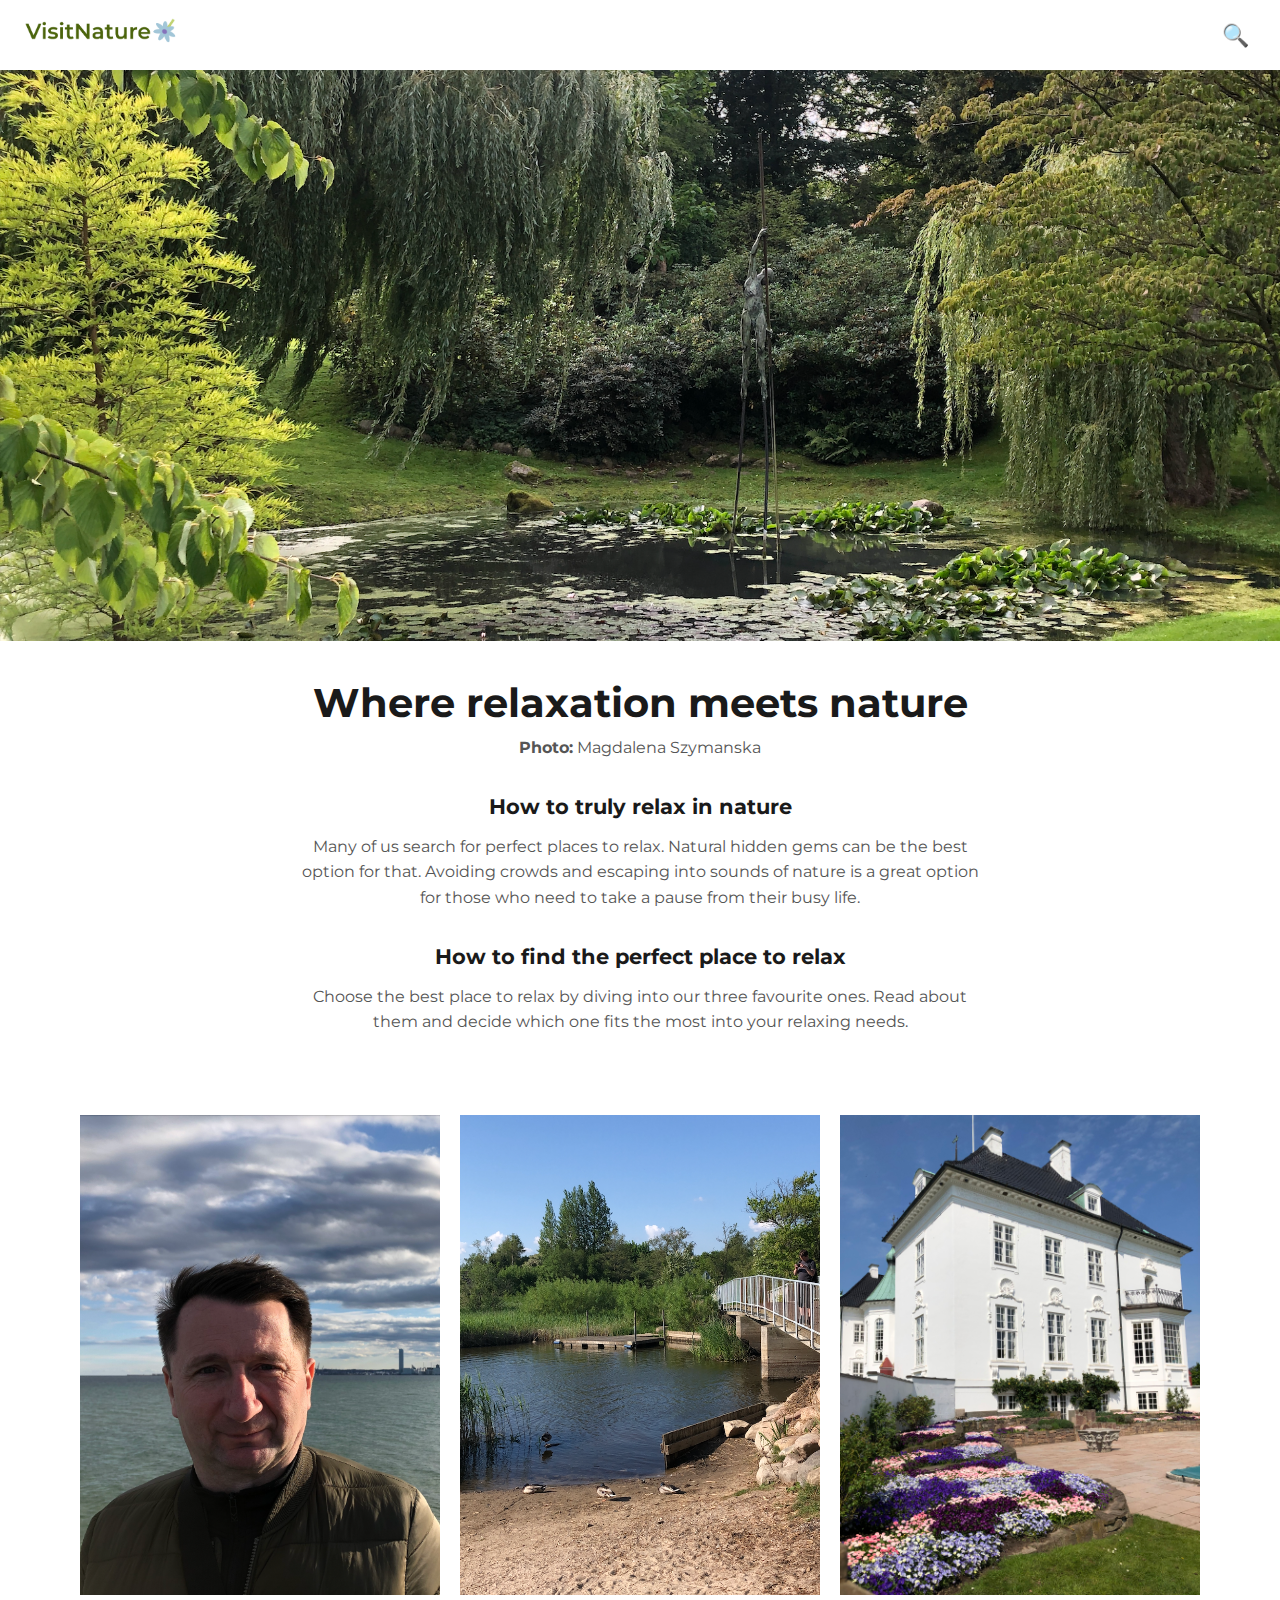
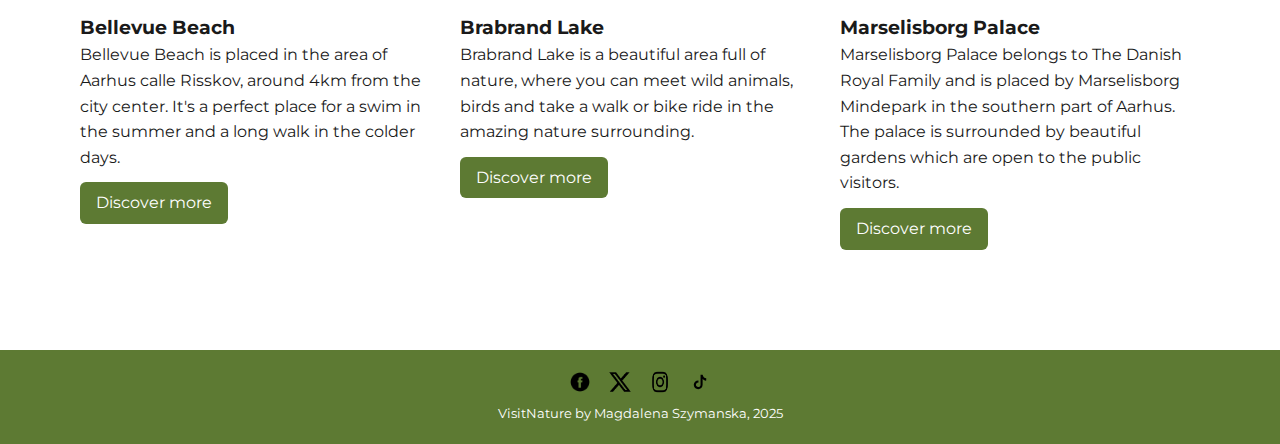
<file: index.html>
<!DOCTYPE html>
<html lang="en">
<head>
    <meta charset="UTF-8">
    <meta name="viewport" content="width=device-width, initial-scale=1.0">
    <title>VisitNature</title>
    <link rel="preconnect" href="https://fonts.googleapis.com">
<link rel="preconnect" href="https://fonts.gstatic.com" crossorigin>
<link href="https://fonts.googleapis.com/css2?family=Montserrat:wght@400;600;700&display=swap" rel="stylesheet">

    <link rel="stylesheet" href="style.css">
</head>
<body>

<!-- HEADER -->
<header class="header">
    <div class="logo">
        <img src="images/logo.png" alt="VisitNature logo">
    </div>

    <div class="search">
        <input type="text" class="input" placeholder="Search...">
        <button class="btn" aria-label="Search">🔍</button>
    </div>
</header>

<!-- HERO SECTION -->
<section class="hero">
    <img src="images/hero image.png" alt="Nature view">

    <div class="hero-text">
        <div class="hero-inner">
            <h1>Where relaxation meets nature</h1>
            <p class="photo-credit"><b>Photo:</b> Magdalena Szymanska</p>

            <h2>How to truly relax in nature</h2>
            <p>
                Many of us search for perfect places to relax. Natural hidden gems can be the best option for that.
                Avoiding crowds and escaping into sounds of nature is a great option for those who need to take 
                a pause from their busy life.
            </p>

            <h2>How to find the perfect place to relax</h2>
            <p>
                Choose the best place to relax by diving into our three favourite ones. Read about them and decide 
                which one fits the most into your relaxing needs.
            </p>
        </div>
    </div>
</section>

<!-- MAIN CONTENT -->
<main>

    <!-- CARDS -->
    <section class="cards">

        <div class="card">
            <img src="images/tatabellevue.png" alt="Bellevue Beach">
            <h3>Bellevue Beach</h3>
            <p>Bellevue Beach is placed in the area of Aarhus calle Risskov, around 4km from the city center. It's a perfect place for a swim in the summer and a long walk in the colder days.</p>
            <a href="bellevue.html" class="card-btn">Discover more</a>
        </div>

        <div class="card">
            <img src="images/ducksbylake.png" alt="Brabrand Lake">
            <h3>Brabrand Lake</h3>
            <p>Brabrand Lake is a beautiful area full of nature, where you can meet wild animals, birds and take a walk or bike ride in the amazing nature surrounding.</p>
            <a href="brabrandlake.html" class="card-btn">Discover more</a>
        </div>

        <div class="card">
            <img src="images/marselisborgflowers.jpg" alt="Marselisborg Palace">
            <h3>Marselisborg Palace</h3>
            <p>Marselisborg Palace belongs to The Danish Royal Family and is placed by Marselisborg Mindepark in the southern part of Aarhus. The palace is surrounded by beautiful gardens which are open to the public visitors.</p>
            <a href="marselisborg.html" class="card-btn">Discover more</a>
        </div>

    </section>
</main>

<!-- FOOTER -->
<footer class="footer">
    <div class="icons">
        <img src="images/fb.png" alt="fblogo">
        <img src="images/x.png" alt="xlogo">
        <img src="images/instagram.png" alt="instagramlogo">
        <img src="images/tiktok.svg" alt="tiktoklogo">
    </div>
    <p class="credits">VisitNature by Magdalena Szymanska, 2025</p>
</footer>

<script src="script.js"></script>
</body>
</html>
</file>
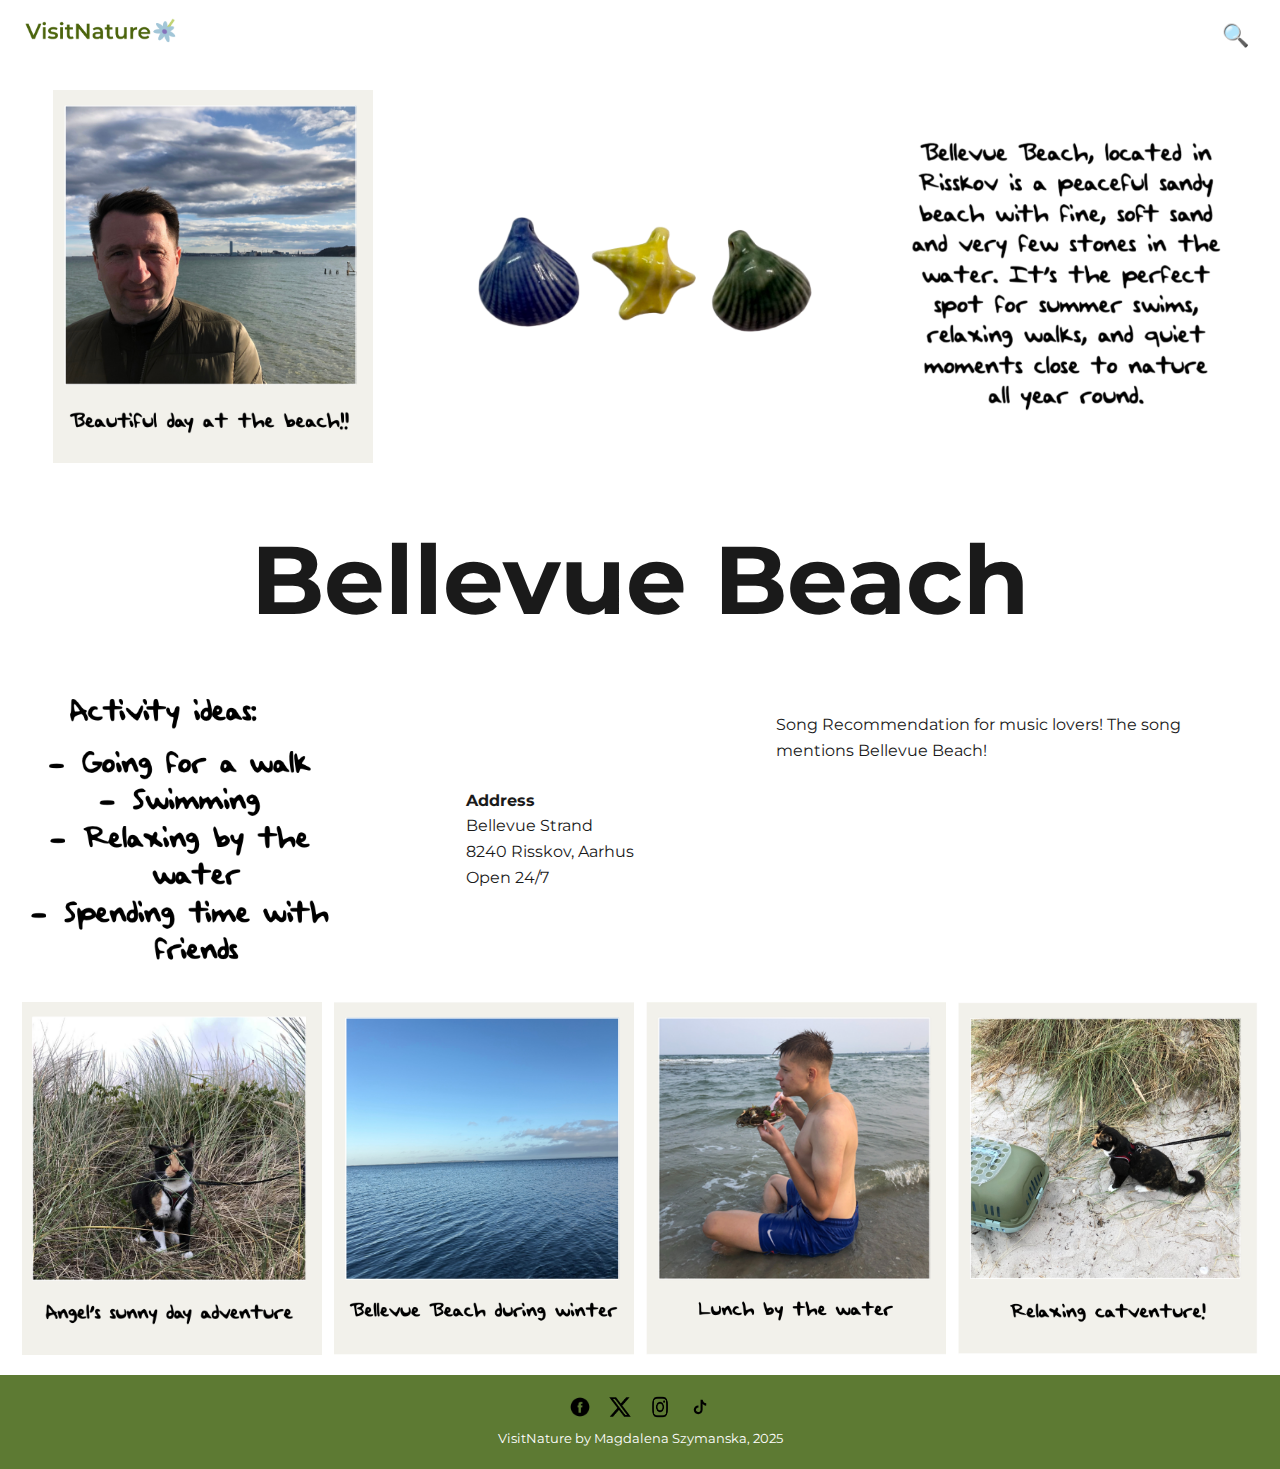
<file: bellevue.html>
<!DOCTYPE html>
<html lang="en">
<head>
  <meta charset="UTF-8">
  <meta name="viewport" content="width=device-width, initial-scale=1.0">
  <title>Bellevue Beach – VisitNature</title>

  <link rel="preconnect" href="https://fonts.googleapis.com">
  <link rel="preconnect" href="https://fonts.gstatic.com" crossorigin>
  <link href="https://fonts.googleapis.com/css2?family=Montserrat:wght@400;600;700&display=swap" rel="stylesheet">

  <link rel="stylesheet" href="style.css">
</head>

<body>

<header class="header">
  <div class="logo">
  <a href="index.html">
    <img src="images/logo.png" alt="VisitNature logo">
  </a>
</div>


  <div class="search" id="search">
    <input type="text" class="input" placeholder="Search...">
    <button class="btn" aria-label="Search">🔍</button>
  </div>
</header>

<main class="subpage">

  <!-- TOP ROW -->
<section class="sub-top">

  <div class="sub-box sub-image">
    <img src="images/tatasub.png" alt="Bellevue Beach">
  </div>

  <div class="sub-box sub-icons">
    <img src="images/seashells.png" alt="Seashells icon">
  </div>

  <div class="sub-box sub-image">
    <img src="images/bellevuetext.png" alt="Bellevue description">
  </div>

</section>


  <!-- TITLE -->
  <h1 class="sub-title">Bellevue Beach</h1>

  <!-- BOTTOM ROW -->
  <section class="sub-bottom">

    <div class="sub-image">
     <img src="images/bellevueideas.png" alt="What to do at Bellevue">
    </div>

    <div class="sub-box">
      <p> <strong>Address</strong> <br>
        Bellevue Strand<br>
        8240 Risskov, Aarhus
        <br>
        Open 24/7
      </p>
    </div>
<div class="song-card">
        <p class="song-text">
            Song Recommendation for music lovers! The song mentions Bellevue Beach!
        </p>

        <iframe
            src="https://open.spotify.com/embed/track/0BGEImCBesJKIm5kZ0fOkH?utm_source=generator"
            width="100%"
            height="160"
            frameborder="0"
            allow="autoplay; clipboard-write; encrypted-media; fullscreen; picture-in-picture"
            loading="lazy">
        </iframe>
    </div>
  </section>
<section class="gallery">
    <img src="images/pipeksub.png" alt="Cat at the beach">
    <img src="images/sea.png" alt="Sea picture">
    <img src="images/kubabellevue.png" alt="Bellevue visitor">
    <img src="images/angelbellevue.png" alt="Cat enjoying the beach">
</section>

</main>

<footer class="footer">
  <div class="icons">
    <img src="images/fb.png" alt="fblogo">
    <img src="images/x.png" alt="xlogo">
    <img src="images/instagram.png" alt="instagramlogo">
    <img src="images/tiktok.svg" alt="tiktoklogo">
  </div>
  <p class="credits">VisitNature by Magdalena Szymanska, 2025</p>
</footer>



<script src="script.js"></script>
</body>
</html>
</file>
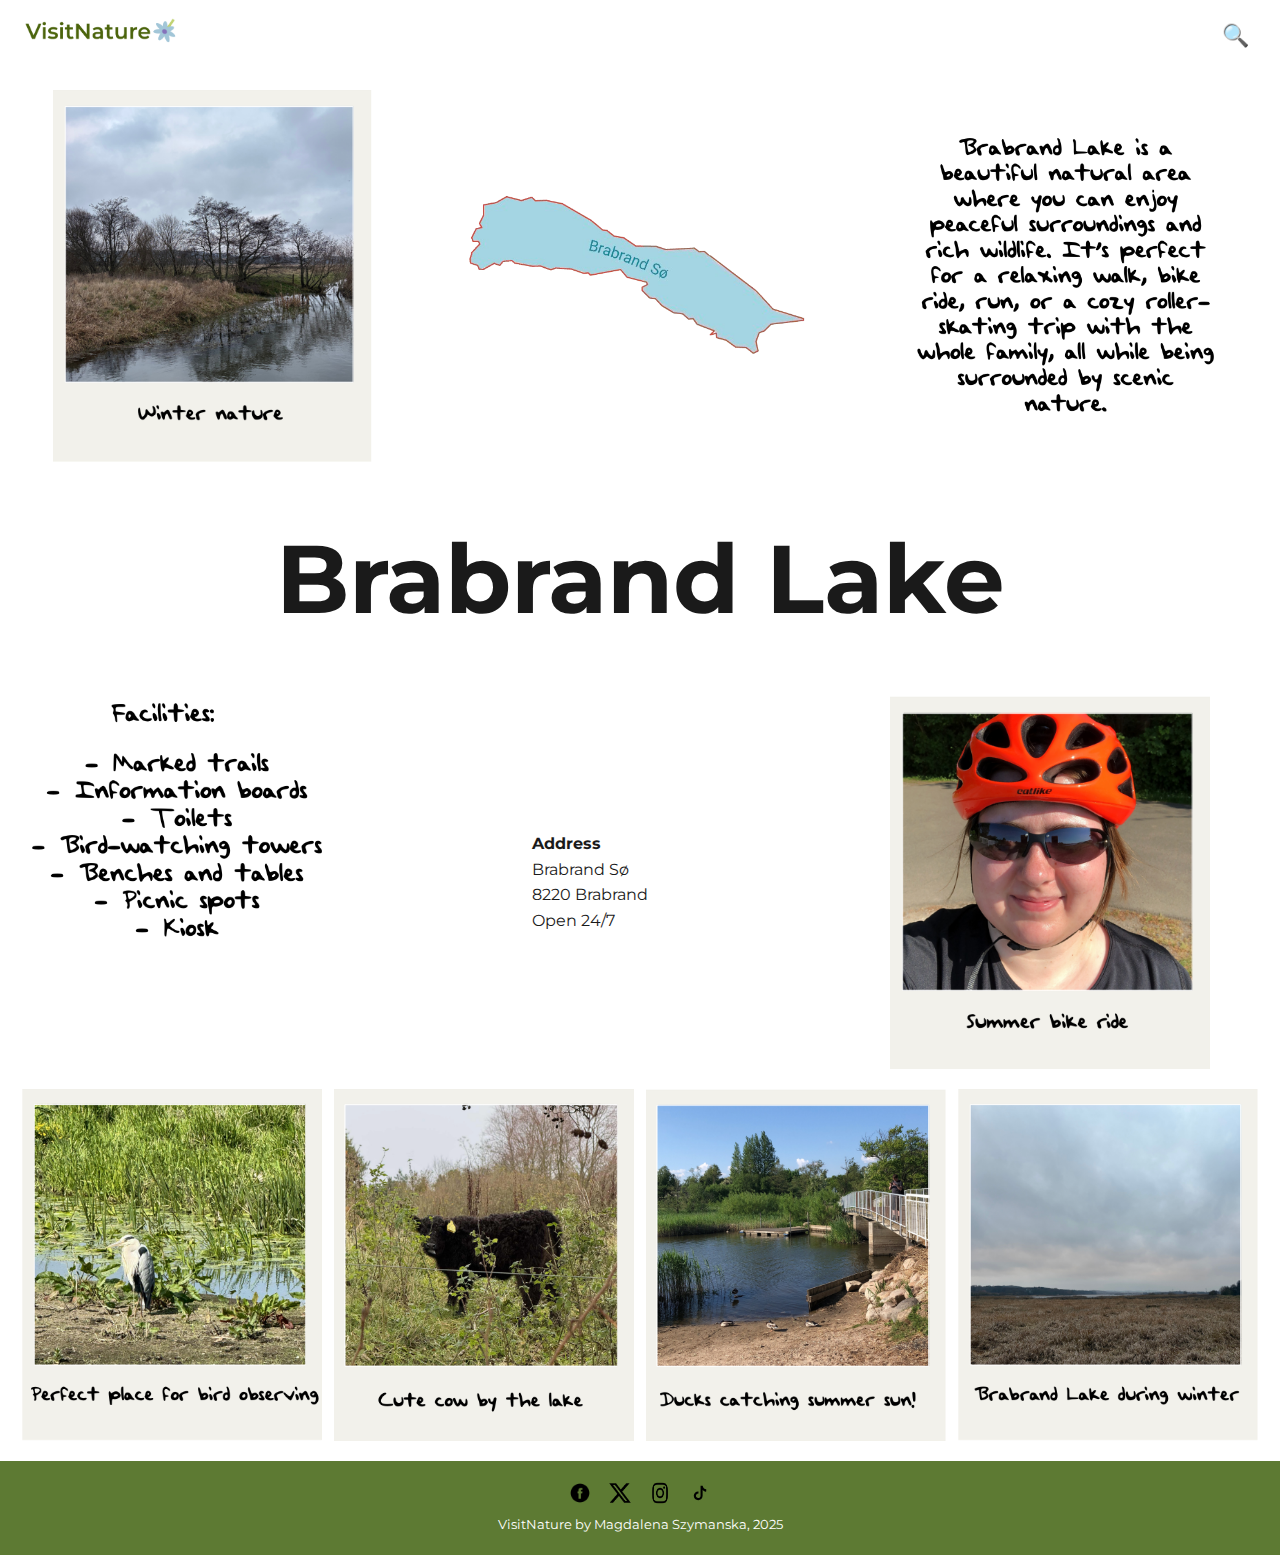
<file: brabrandlake.html>
<!DOCTYPE html>
<html lang="en">
<head>
  <meta charset="UTF-8">
  <meta name="viewport" content="width=device-width, initial-scale=1.0">
  <title>Brabrand Lake – VisitNature</title>

  <link rel="preconnect" href="https://fonts.googleapis.com">
  <link rel="preconnect" href="https://fonts.gstatic.com" crossorigin>
  <link href="https://fonts.googleapis.com/css2?family=Montserrat:wght@400;600;700&display=swap" rel="stylesheet">

  <link rel="stylesheet" href="style.css">
</head>

<body>

<header class="header">
 <div class="logo">
  <a href="index.html">
    <img src="images/logo.png" alt="VisitNature logo">
  </a>
</div>


  <div class="search" id="search">
    <input type="text" class="input" placeholder="Search...">
    <button class="btn" aria-label="Search">🔍</button>
  </div>
</header>

<main class="subpage">

  <!-- TOP ROW -->
  <section class="sub-top">

    <div class="sub-box sub-image">
      <img src="images/winterview.png" alt="Brabrand Lake">
    </div>

    <div class="sub-box sub-icons">
      <img src="images/brabrandmap.png" alt="Map">
    </div>

    <div class="sub-box sub-image">
    <img src="images/brabranddescription.png" alt="Brabrand description">
  </div>

  </section>

  <!-- TITLE -->
  <h1 class="sub-title">Brabrand Lake</h1>

  <!-- BOTTOM ROW -->
  <section class="sub-bottom">

    <div class="sub-image">
     <img src="images/facilities.png" alt="Facilities at Brabrand Lake">
    </div>

    <div class="sub-box">
      <p> <strong>Address</strong> <br>
        Brabrand Sø<br>
        8220 Brabrand
        <br>
        Open 24/7
      </p>
    </div>

    <div class="sub-box sub-image">
      <img src="images/bikeride.png" alt="Bike ride">
    </div>

  </section>
<section class="gallery">
    <img src="images/bird.png" alt="Bird">
    <img src="images/cow.png" alt="Cow">
    <img src="images/ducks.png" alt="Ducks">
    <img src="images/winterlake.png" alt="Wintertime lake">
</section>
</main>



<footer class="footer">
  <div class="icons">
    <img src="images/fb.png" alt="fblogo">
    <img src="images/x.png" alt="xlogo">
    <img src="images/instagram.png" alt="instagramlogo">
    <img src="images/tiktok.svg" alt="tiktoklogo">
  </div>
  <p class="credits">VisitNature by Magdalena Szymanska, 2025</p>
</footer>



<script src="script.js"></script>
</body>
</html>
</file>
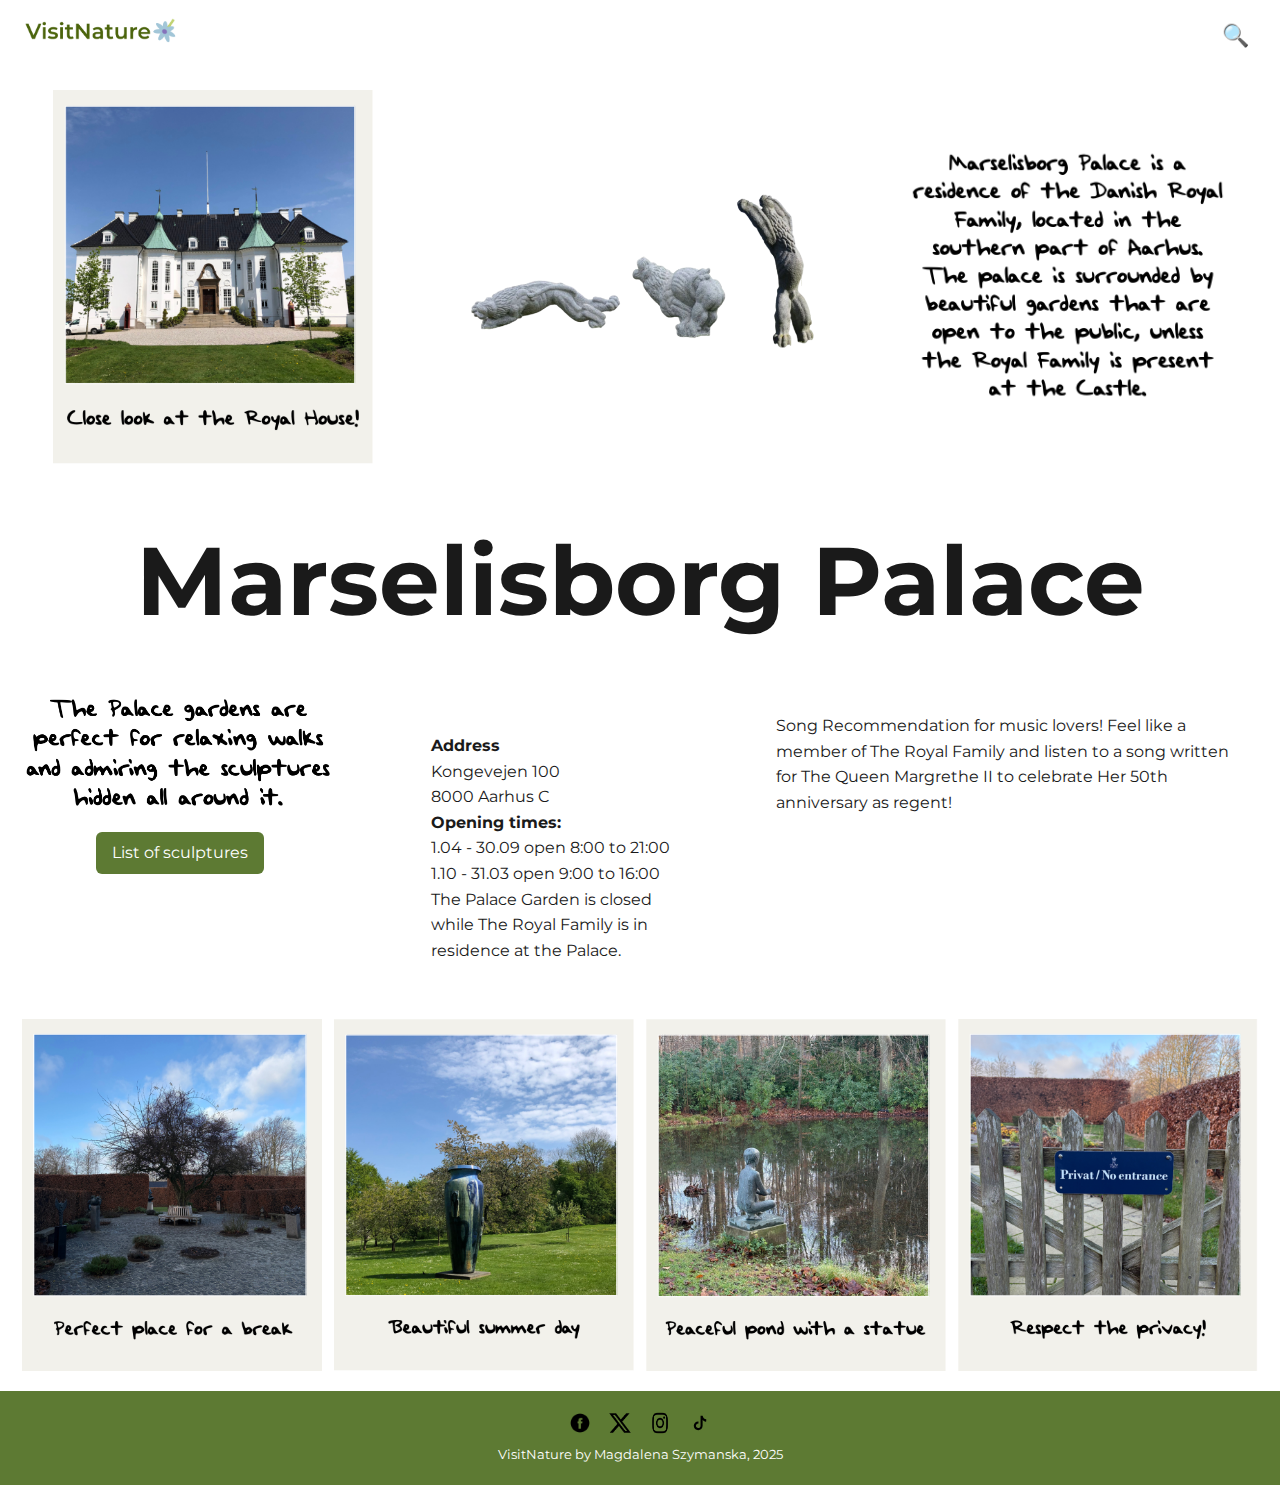
<file: marselisborg.html>
<!DOCTYPE html>
<html lang="en">
<head>
  <meta charset="UTF-8">
  <meta name="viewport" content="width=device-width, initial-scale=1.0">
  <title>Marselisborg Palace – VisitNature</title>

  <link rel="preconnect" href="https://fonts.googleapis.com">
  <link rel="preconnect" href="https://fonts.gstatic.com" crossorigin>
  <link href="https://fonts.googleapis.com/css2?family=Montserrat:wght@400;600;700&display=swap" rel="stylesheet">

  <link rel="stylesheet" href="style.css">
</head>

<body>

<header class="header">
  <div class="logo">
  <a href="index.html">
    <img src="images/logo.png" alt="VisitNature logo">
  </a>
</div>


  <div class="search" id="search">
    <input type="text" class="input" placeholder="Search...">
    <button class="btn" aria-label="Search">🔍</button>
  </div>
</header>

<main class="subpage">

  <!-- TOP ROW -->
  <section class="sub-top">

    <div class="sub-box sub-image">
      <img src="images/palace.png" alt="Marselisborg Palace">
    </div>

    <div class="sub-box sub-icons">
      <img src="images/lions.png" alt="Lion statue image">
    </div>

    <div class="sub-box sub-image">
    <img src="images/marselisborg written.png" alt="Palace description">
  </div>

  </section>

  <!-- TITLE -->
  <h1 class="sub-title">Marselisborg Palace</h1>

  <!-- BOTTOM ROW -->
  <section class="sub-bottom">

    <div class="sub-image">
     <img src="images/marselwhattodo.png" alt="What to do at Marselisborg"> 
     <br>
     <a href="https://aarhusinside.dk/skulpturer-marselisborg-slotspark/#" class="card-btn">List of sculptures</a>
    </div>

    <div class="sub-box">
      <p> <strong>Address</strong> <br>
        Kongevejen 100<br>
        8000 Aarhus C
        <br>
        <strong>Opening times:</strong><br>
        1.04 - 30.09 open 8:00 to 21:00 <br>
        1.10 - 31.03 open 9:00 to 16:00 <br>
        The Palace Garden is closed <br> while The Royal Family is in <br> residence at the Palace.
      </p>
    </div>

<div class="song-card">
        <p class="song-text">
            Song Recommendation for music lovers! Feel like a member of The Royal Family and listen to a song written for The Queen Margrethe II to celebrate Her 50th anniversary as regent!
        </p>

        <iframe  src="https://open.spotify.com/embed/track/11AizyYnfVVvK1i7f2QmSz?utm_source=generator" width="100%" height="160" frameBorder="0" allowfullscreen="" allow="autoplay; clipboard-write; encrypted-media; fullscreen; picture-in-picture" loading="lazy"></iframe>
    </div>

  </section>

<section class="gallery">
    <img src="images/bench.png" alt="Bench">
    <img src="images/vase.png" alt="Vase statue">
    <img src="images/pond.png" alt="Pond">
    <img src="images/privacy.png" alt="Privacy sign">
</section>

</main>

<footer class="footer">
  <div class="icons">
    <img src="images/fb.png" alt="fblogo">
    <img src="images/x.png" alt="xlogo">
    <img src="images/instagram.png" alt="instagramlogo">
    <img src="images/tiktok.svg" alt="tiktoklogo">
  </div>
  <p class="credits">VisitNature by Magdalena Szymanska, 2025</p>

</footer>


<script src="script.js"></script>
</body>
</html>
</file>
<file: style.css>
/* ============================= */
/* RESET & GLOBAL STYLES */
/* ============================= */

/* Remove default browser spacing and make sizing predictable */
* {
    margin: 0;
    padding: 0;
    box-sizing: border-box;
    font-family: 'Montserrat', sans-serif;
}

body {
    background: #ffffff;
    color: #1a1a1a;
    line-height: 1.6;
}

/* ============================= */
/* HEADER */
/* ============================= */

.header {
    display: flex;                  /* Places logo and search next to each other */
    justify-content: space-between; /* Pushes them to opposite sides */
    align-items: center;
    padding: 10px 20px;
}

.logo img {
    width: 160px;                   /* Scales better on small screens */
    max-width: 100%;
}

/* ============================= */
/* SEARCH BAR */
/* ============================= */

.search {
    position: relative;
    height: 50px;
    width: 50px;
    overflow: hidden;
    transition: width 0.3s ease;
}

.search .input {
    width: 100%;
    height: 50px;
    border: none;
    padding: 15px 50px 15px 15px;
    font-size: 16px;
    opacity: 0;
    transition: opacity 0.2s ease;
}

.search.active {
    width: 200px;
}

.search.active .input {
    opacity: 1;
}

.btn {
    position: absolute;
    top: 0;
    right: 0;
    width: 50px;
    height: 50px;
    border: none;
    background: white;
    font-size: 22px;
    cursor: pointer;
}

.btn:focus,
.input:focus {
    outline: none;
}

/* ============================= */
/* HERO SECTION */
/* ============================= */

.hero {
    display: flex;
    flex-direction: column;
}

.hero img {
    width: 100%;
    height: auto;        /* Prevents image stretching */
    display: block;
}

.hero-text {
    padding: 30px 20px;
    text-align: center;
}

.hero-inner {
    max-width: 700px;
    margin: 0 auto;
}

.hero-text h1 {
    font-size: clamp(1.8rem, 4vw, 2.5rem); /* Responsive font size */
}

.hero-text h2 {
    font-size: 1.3rem;
    margin-bottom: 10px;
}

.hero-text p {
    color: #555;
    margin-bottom: 30px;
}

/* ============================= */
/* CARDS SECTION (HOME PAGE) */
/* ============================= */

.cards {
    display: flex;
    gap: 20px;
    justify-content: center;
    padding: 20px;
    margin-bottom: 80px;
    flex-wrap: wrap;  /* Allows wrapping on smaller screens */
}

.card {
    flex: 1 1 300px;
    max-width: 360px;
}

.card img {
    width: 100%;
    aspect-ratio: 3 / 4; /* Keeps image ratio */
    object-fit: cover;
}

.card h3 {
    margin-top: 10px;
}

.card-btn {
    display: inline-block;
    margin-top: 12px;
    padding: 8px 16px;
    background: #5d7a33;
    color: white;
    text-decoration: none;
    border-radius: 6px;
}

/* ============================= */
/* SUBPAGES LAYOUT */
/* ============================= */

.sub-top,
.sub-bottom {
    display: flex;
    justify-content: center;
    gap: 40px;
    padding: 20px;
    flex-wrap: wrap; /* Makes layout responsive */
}

.sub-box {
    flex: 1 1 280px;
    display: flex;
    justify-content: center;
    align-items: center;
}

/* Image containers on subpages */
.sub-image {
    text-align: center; /* Centers button under image */
}

.sub-image img {
    width: 100%;
    max-width: 320px;
    height: auto;
}

/* ============================= */
/* SUBPAGE ICONS */
/* ============================= */

.sub-icons {
    display: flex;
    justify-content: center;
    align-items: center;
    gap: 12px;
}

.sub-icons img {
    width: 360px;       /* Large decorative icons */
    height: auto;
}

/* ============================= */
/* SUBPAGE TITLE */
/* ============================= */

.sub-title {
    text-align: center;
    font-size: clamp(2.5rem, 10vw, 6rem); /* Scales nicely on all screens */
    margin: 20px 0;
}

/* ============================= */
/* SONG CARD */
/* ============================= */

.song-card {
    background: white;
    padding: 16px;
    width: 100%;
    max-width: 500px;
}

/* ============================= */
/* GALLERY */
/* ============================= */

.gallery {
    display: flex;
    flex-wrap: wrap;
    gap: 12px;
    justify-content: center;
    margin-bottom: 20px;
}

.gallery img {
    width: 100%;
    max-width: 300px;
    transition: transform 0.3s ease; /* Smooth hover animation */
}

.gallery img.active {
    transform: translateY(-10px) scale(1.05);
}

/* ============================= */
/* FOOTER */
/* ============================= */

.footer {
    background: #5d7a33;
    padding: 20px;
    text-align: center;
}

.icons {
    display: flex;
    justify-content: center;
    gap: 16px;
}

.icons img {
    width: 24px;
}

.credits {
    margin-top: 10px;
    font-size: 0.8rem;
    color: #fff;
}

/* ============================= */
/* MOBILE STYLES */
/* ============================= */

@media (max-width: 430px) {

    /* Stack header items on mobile */
    .header {
        flex-direction: column;
        gap: 10px;
    }

    /* Stack subpage sections vertically */
    .sub-top,
    .sub-bottom {
        flex-direction: column;
        gap: 20px;
    }

    /* Reduce large title size on small screens */
    .sub-title {
        font-size: 2.5rem;
    }

    /* Make sure images don't overflow */
    .sub-image img {
        max-width: 100%;
    }

    /* Song card should fill mobile width */
    .song-card {
        max-width: 100%;
    }
}
</file>
